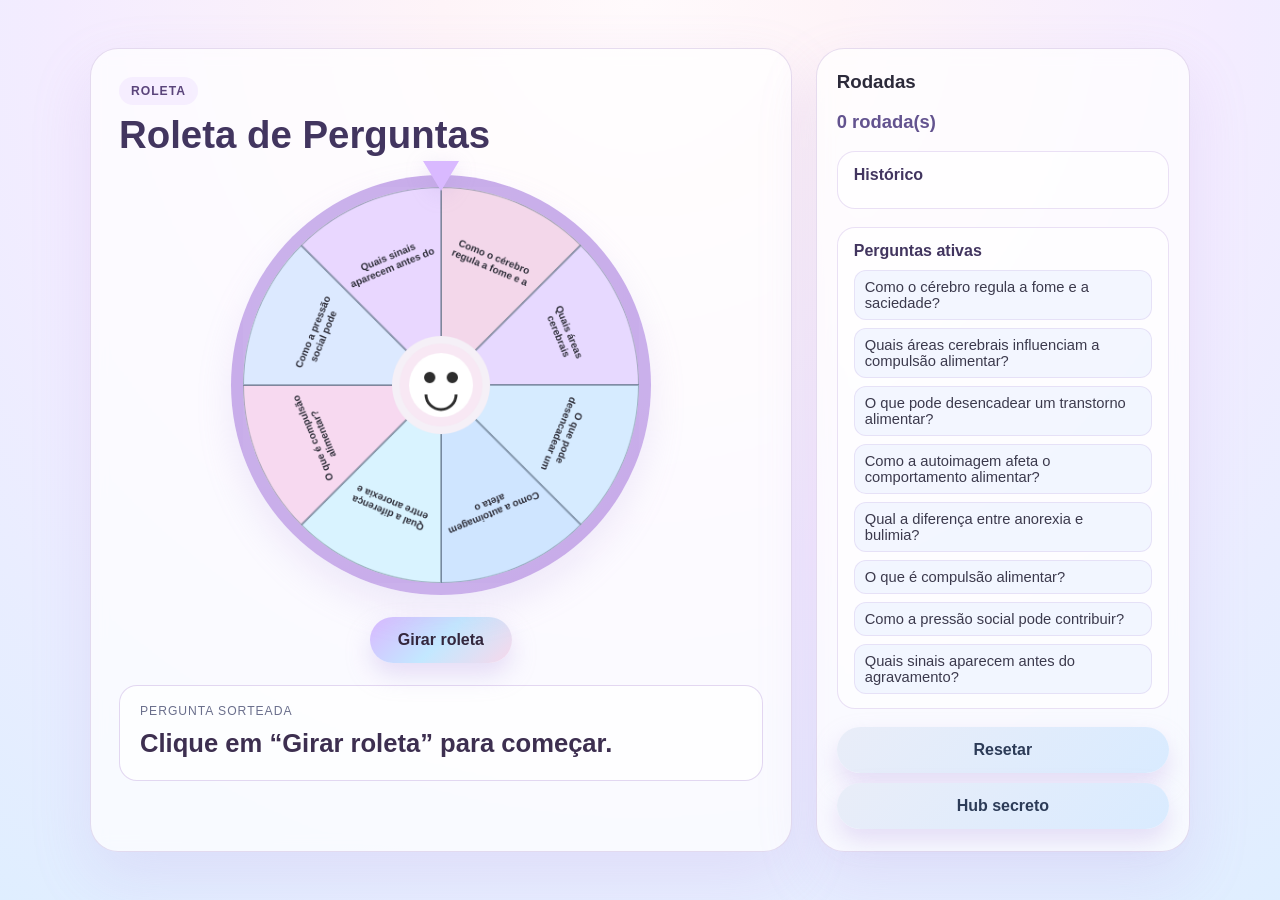
<file: index.html>
<!DOCTYPE html>
<html lang="pt-BR">
  <head>
    <meta charset="UTF-8" />
    <meta name="viewport" content="width=device-width, initial-scale=1.0" />
    <title>Roleta de Transtornos Alimentares</title>
    <link rel="stylesheet" href="style.css" />
  </head>
  <body>
    <main class="app">
      <section class="card game-card">
        <div class="header">
          <span class="badge">Roleta</span>
          <h1>Roleta de Perguntas</h1>
        </div>

        <div class="roulette-wrap">
          <div class="pointer" aria-hidden="true"></div>
          <div class="roulette" id="roulette">
            <canvas id="wheelCanvas" width="420" height="420"></canvas>
          </div>
        </div>

        <div class="controls">
          <button id="spinBtn" type="button">Girar roleta</button>
        </div>

        <div class="result-box">
          <p class="label">Pergunta sorteada</p>
          <h2 id="currentQuestion">Aguardando sorteio...</h2>
        </div>
      </section>

      <aside class="card sidebar">
        <h3>Rodadas</h3>
        <p class="round-count"><span id="roundNumber">0</span> rodada(s)</p>

        <div class="history-box">
          <h4>Histórico</h4>
          <ul id="historyList"></ul>
        </div>

        <div class="pool-box">
          <h4>Perguntas ativas</h4>
          <ul id="questionsList"></ul>
        </div>

        <div class="sidebar-actions">
          <button id="resetBtn" type="button" class="secondary">Resetar</button>
          <a href="hub.html" class="secondary-link">Hub secreto</a>
        </div>
      </aside>
    </main>

    <script src="script.js"></script>
  </body>
</html>
</file>
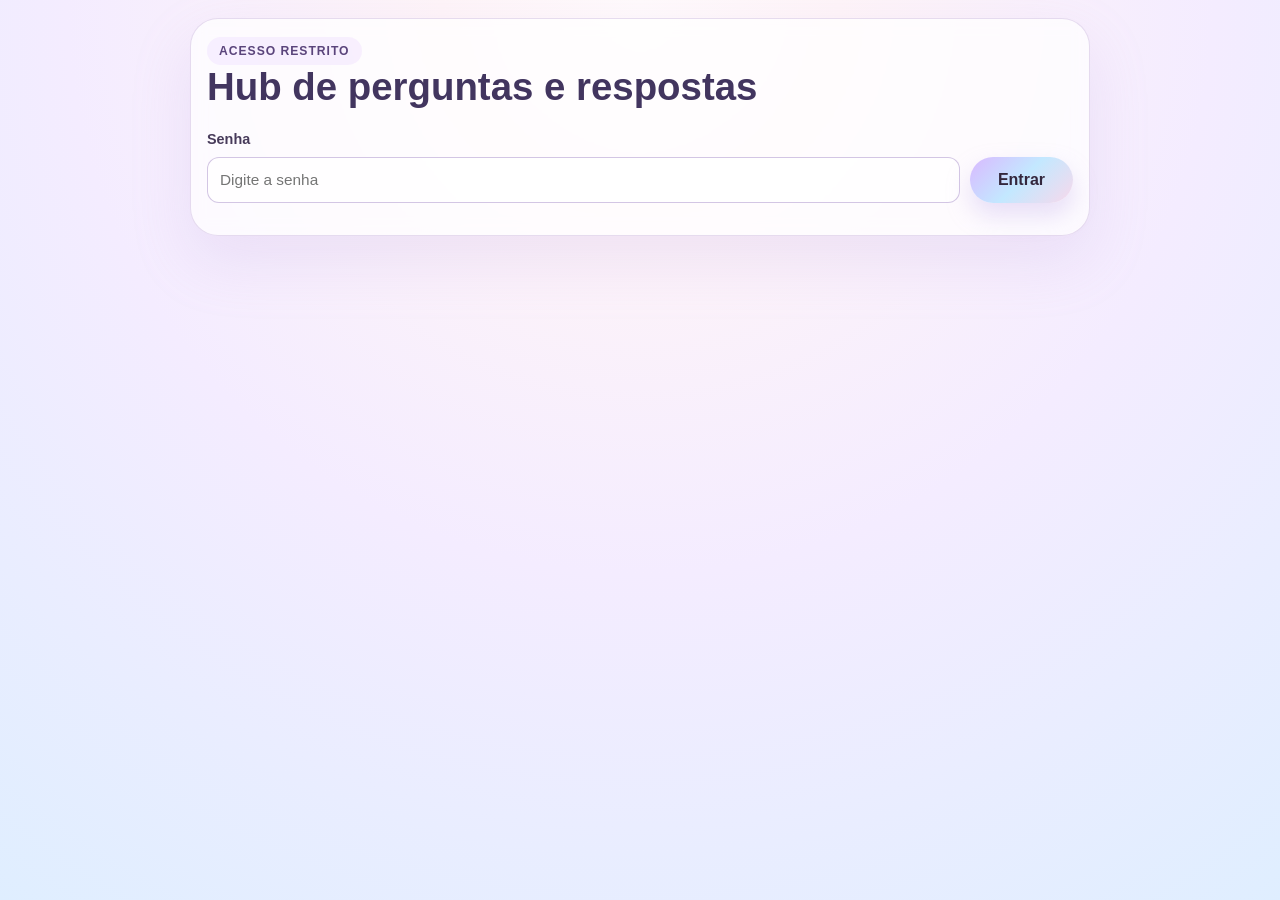
<file: hub.html>
<!DOCTYPE html>
<html lang="pt-BR">
  <head>
    <meta charset="UTF-8" />
    <meta name="viewport" content="width=device-width, initial-scale=1.0" />
    <title>Hub Secreto</title>
    <link rel="stylesheet" href="style.css" />
  </head>
  <body class="hub-page">
    <main class="hub-shell">
      <section class="card hub-card">
        <div class="hub-header">
          <span class="badge">Acesso restrito</span>
          <h1>Hub de perguntas e respostas</h1>
        </div>

        <form id="accessForm" class="access-form">
          <label for="passwordInput">Senha</label>
          <div class="password-row">
            <input id="passwordInput" type="password" placeholder="Digite a senha" />
            <button type="submit">Entrar</button>
          </div>
        </form>

        <div id="hubContent" class="hidden">
          <div class="hub-tools">
            <a href="index.html" class="back-link">Voltar para a roleta</a>
          </div>

          <div id="qaList" class="qa-list"></div>
        </div>
      </section>
    </main>

    <script src="hub.js"></script>
  </body>
</html>
</file>
<file: style.css>
:root {
  --bg-1: #fef4f8;
  --bg-2: #f4ecff;
  --bg-3: #dfeeff;
  --card: rgba(255, 255, 255, 0.72);
  --card-border: rgba(184, 157, 210, 0.35);
  --text: #2c2a3a;
  --muted: #6a6f8c;
  --accent: #d9b9ff;
  --accent-2: #c3e8ff;
  --accent-3: #f8d8eb;
  --soft-pink: #f9dbea;
  --shadow: rgba(180, 150, 220, 0.18);
}

* {
  box-sizing: border-box;
}

body {
  margin: 0;
  min-height: 100vh;
  display: grid;
  place-items: center;
  font-family: "Segoe UI", Arial, sans-serif;
  background: radial-gradient(circle at top, #fffafc 0%, var(--bg-1) 18%, var(--bg-2) 52%, var(--bg-3) 100%);
  color: var(--text);
}

.app {
  width: min(1100px, 92vw);
  display: grid;
  grid-template-columns: minmax(300px, 1.5fr) minmax(230px, 0.8fr);
  gap: 24px;
}

.card {
  background: var(--card);
  border: 1px solid var(--card-border);
  border-radius: 28px;
  box-shadow: 0 25px 60px var(--shadow);
  backdrop-filter: blur(8px);
}

.game-card {
  padding: 28px;
}

.header {
  display: flex;
  flex-direction: column;
  align-items: flex-start;
  gap: 8px;
  margin-bottom: 18px;
}

.badge {
  display: inline-flex;
  padding: 7px 12px;
  border-radius: 999px;
  background: rgba(217, 185, 255, 0.18);
  color: #5a447b;
  font-size: 0.76rem;
  font-weight: 800;
  letter-spacing: 0.08em;
  text-transform: uppercase;
}

h1, h2, h3, h4, p {
  margin: 0;
}

h1 {
  font-size: clamp(2rem, 3vw, 2.8rem);
  color: #42355f;
}

.roulette-wrap {
  position: relative;
  display: grid;
  place-items: center;
  margin: 12px auto 22px;
}

.roulette {
  position: relative;
  width: min(70vw, 420px);
  aspect-ratio: 1;
  border-radius: 50%;
  background: radial-gradient(circle at 30% 30%, #fff 0%, #fdf6ff 26%, #f0dff7 100%);
  border: 12px solid rgba(186, 154, 228, 0.75);
  box-shadow: inset 0 0 25px rgba(221, 185, 255, 0.2), 0 18px 35px rgba(176, 155, 220, 0.18);
  overflow: hidden;
  transition: transform 4.5s cubic-bezier(0.17, 0.67, 0.12, 1);
}

#wheelCanvas {
  display: block;
  width: 100%;
  height: 100%;
}

.pointer {
  position: absolute;
  left: 50%;
  top: -14px;
  transform: translateX(-50%);
  width: 0;
  height: 0;
  border-left: 18px solid transparent;
  border-right: 18px solid transparent;
  border-top: 30px solid #d9b9ff;
  filter: drop-shadow(0 6px 10px rgba(177, 146, 216, 0.25));
  z-index: 2;
}

.controls {
  display: flex;
  justify-content: center;
  gap: 12px;
  margin-bottom: 22px;
  flex-wrap: wrap;
}

button {
  border: none;
  background: linear-gradient(135deg, #d9b9ff, #c3e8ff 50%, #f8d8eb);
  color: #33273d;
  font-size: 1rem;
  font-weight: 800;
  border-radius: 999px;
  padding: 14px 28px;
  cursor: pointer;
  box-shadow: 0 12px 24px rgba(190, 165, 228, 0.35);
  transition: transform 0.2s ease, box-shadow 0.2s ease;
}

button.secondary {
  background: linear-gradient(135deg, #e9edf8, #d9ebff);
  color: #2c3b57;
}

.secondary-link {
  display: inline-flex;
  align-items: center;
  justify-content: center;
  text-decoration: none;
  background: linear-gradient(135deg, #e9edf8, #d9ebff);
  color: #2c3b57;
  font-weight: 800;
  border-radius: 999px;
  padding: 14px 28px;
  box-shadow: 0 12px 24px rgba(190, 165, 228, 0.35);
}

button:hover {
  transform: translateY(-1px) scale(1.01);
  box-shadow: 0 14px 26px rgba(190, 165, 228, 0.45);
}

button:disabled {
  opacity: 0.6;
  cursor: not-allowed;
}

.result-box {
  padding: 18px 20px;
  background: rgba(255, 255, 255, 0.66);
  border-radius: 18px;
  border: 1px solid rgba(194, 168, 225, 0.45);
}

.label {
  font-size: 0.76rem;
  letter-spacing: 0.08em;
  text-transform: uppercase;
  color: var(--muted);
  margin-bottom: 8px;
}

#currentQuestion {
  font-size: clamp(1.2rem, 2vw, 2rem);
  line-height: 1.4;
  color: #3d2f50;
}

.sidebar {
  padding: 22px 20px;
  display: flex;
  flex-direction: column;
  gap: 18px;
}

.sidebar-actions {
  margin-top: auto;
  display: flex;
  flex-direction: column;
  gap: 10px;
}

.sidebar-actions .secondary-link,
.sidebar-actions button {
  width: 100%;
  justify-content: center;
}

.round-count {
  font-size: 1.15rem;
  color: #63538f;
  font-weight: 800;
}

.history-box,
.pool-box {
  background: rgba(255, 255, 255, 0.6);
  border: 1px solid rgba(194, 168, 225, 0.35);
  border-radius: 18px;
  padding: 14px 16px;
}

.history-box h4,
.pool-box h4 {
  margin-bottom: 10px;
  color: #42355f;
}

#historyList,
#questionsList {
  list-style: none;
  margin: 0;
  padding: 0;
  display: flex;
  flex-direction: column;
  gap: 8px;
}

#historyList li,
#questionsList li {
  background: rgba(220, 232, 255, 0.35);
  border: 1px solid rgba(194, 168, 225, 0.28);
  border-radius: 12px;
  padding: 8px 10px;
  color: #3c3a4d;
  font-size: 0.92rem;
}

#questionsList li.active {
  border-color: rgba(171, 151, 220, 0.8);
  background: rgba(215, 208, 255, 0.26);
}

.hub-shell {
  width: min(900px, 100%);
  margin: 0 auto;
}

.hub-card {
  padding: 18px 16px;
}

.hub-page {
  display: block;
  padding: 18px;
  touch-action: pan-y;
}

.hub-header {
  margin-bottom: 22px;
}

.access-form {
  display: flex;
  flex-direction: column;
  gap: 10px;
  max-width: 100%;
  margin-bottom: 14px;
}

.access-form label {
  font-size: 0.9rem;
  font-weight: 700;
  color: #473b5a;
}

.password-row {
  display: flex;
  gap: 10px;
  flex-wrap: wrap;
}

.password-row input {
  flex: 1;
  min-width: 150px;
  padding: 10px 12px;
  border-radius: 12px;
  border: 1px solid rgba(157, 128, 195, 0.45);
  background: rgba(255, 255, 255, 0.75);
  font-size: 0.96rem;
  color: #2c2a3a;
}

.hidden {
  display: none;
}

.hub-tools {
  margin-bottom: 12px;
}

.back-link {
  display: inline-block;
  color: #493b69;
  text-decoration: none;
  font-weight: 700;
  border: 1px solid rgba(144, 118, 196, 0.4);
  padding: 8px 12px;
  border-radius: 999px;
  background: rgba(255, 255, 255, 0.6);
  font-size: 0.86rem;
}

.qa-list {
  display: grid;
  gap: 18px;
}

.qa-item {
  background: rgba(255, 255, 255, 0.6);
  border: 1px solid rgba(171, 151, 220, 0.28);
  border-radius: 18px;
  padding: 16px 18px;
}

.qa-item h2 {
  font-size: 1.08rem;
  color: #342a46;
  margin-bottom: 8px;
}

.qa-item p {
  line-height: 1.6;
  color: #3d3b4d;
}

@media (max-width: 820px) {
  .app {
    grid-template-columns: 1fr;
  }

  .hub-page {
    padding: 12px;
  }

  .game-card,
  .sidebar {
    padding: 20px 16px;
  }

  .password-row {
    flex-direction: column;
  }
}
</file>
